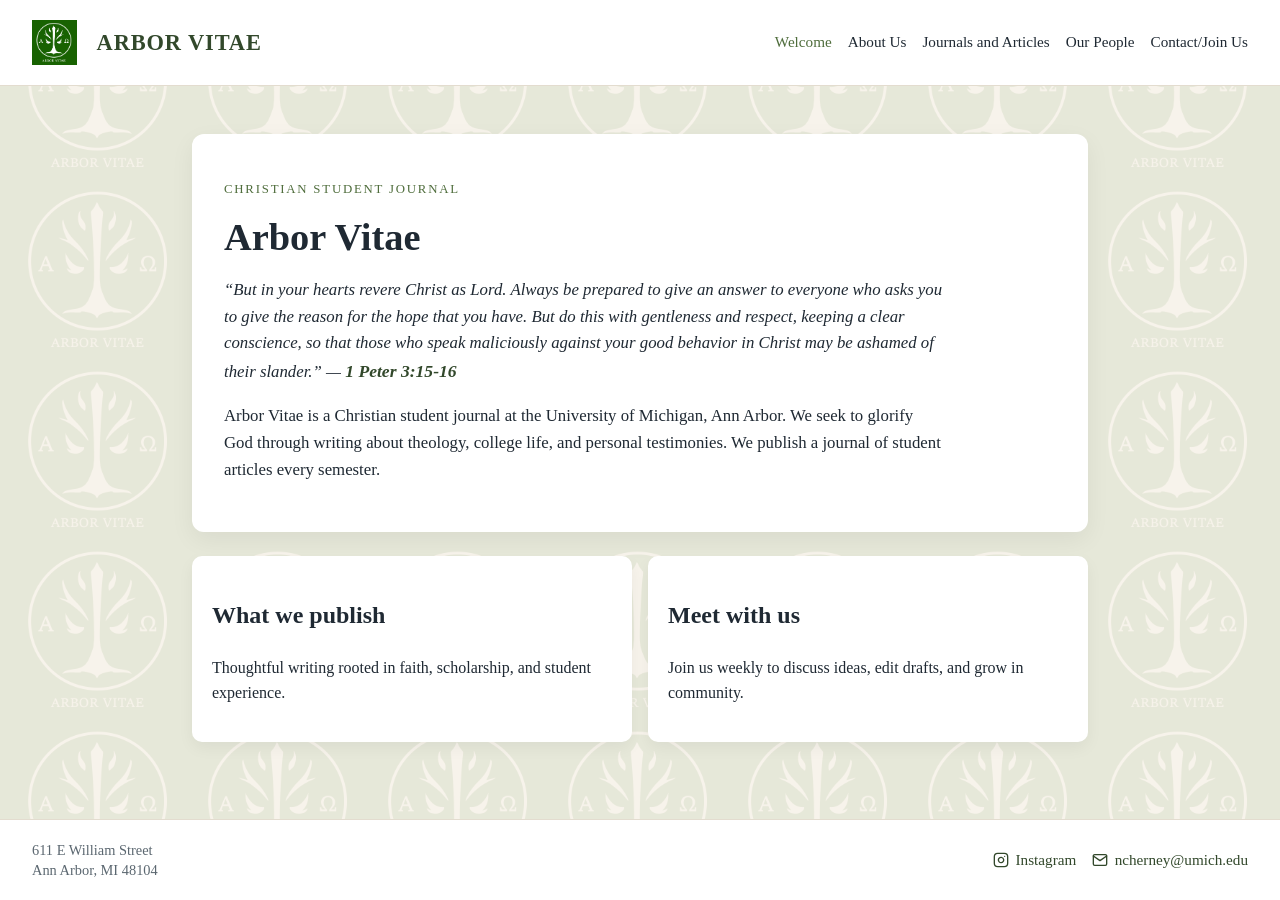
<file: index.html>
<!DOCTYPE html>
<html lang="en">
  <head>
    <meta charset="UTF-8" />
    <meta name="viewport" content="width=device-width, initial-scale=1.0" />
    <title>Arbor Vitae</title>
    <link rel="stylesheet" href="styles.css" />
  </head>
  <body>
    <div class="bg-pattern" aria-hidden="true"></div>
    <header class="site-header">
      <div class="brand-block">
        <a href="./" class="brand">
          <img src="images/ArborVitaeLogo.png" alt="" class="brand-logo" />
          Arbor Vitae
        </a>
      </div>
      <nav class="site-nav" aria-label="Primary navigation">
        <a href="./" class="active">Welcome</a>
        <a href="./about/">About Us</a>
        <a href="./articles/">Journals and Articles</a>
        <a href="./people/">Our People</a>
        <a href="./contact/">Contact/Join Us</a>
      </nav>
    </header>

    <main class="page-content">
      <section class="hero">
        <p class="section-label">Christian student journal</p>
        <h1>Arbor Vitae</h1>
        <p class="verse-text">
          &ldquo;But in your hearts revere Christ as Lord. Always be prepared to give an answer to everyone who asks you to give the reason for the hope that you have. But do this with gentleness and respect, keeping a clear conscience, so that those who speak maliciously against your good behavior in Christ may be ashamed of their slander.&rdquo;
          &mdash; <span class="verse">1 Peter 3:15-16</span>
        </p>
        <p class="intro">
          Arbor Vitae is a Christian student journal at the University of Michigan, Ann Arbor. We seek to glorify God through writing about theology, college life, and personal testimonies. We publish a journal of student articles every semester.
        </p>
      </section>

      <section class="card-grid">
        <article class="card">
          <h2>What we publish</h2>
          <p>Thoughtful writing rooted in faith, scholarship, and student experience.</p>
        </article>
        <a class="card" href="./contact/">
          <h2>Meet with us</h2>
          <p>Join us weekly to discuss ideas, edit drafts, and grow in community.</p>
        </a>
      </section>
    </main>

    <footer class="site-footer">
      <div class="footer-address">
        611 E William Street<br />
        Ann Arbor, MI 48104
      </div>
      <div class="footer-links">
        <a href="https://www.instagram.com/arborvitaeumich/" target="_blank" rel="noreferrer">
          <svg class="icon" viewBox="0 0 24 24" fill="none" stroke="currentColor" stroke-width="2" stroke-linecap="round" stroke-linejoin="round" aria-hidden="true"><rect x="2" y="2" width="20" height="20" rx="5" ry="5"></rect><path d="M16 11.37A4 4 0 1 1 12.63 8 4 4 0 0 1 16 11.37z"></path><line x1="17.5" y1="6.5" x2="17.51" y2="6.5"></line></svg>
          Instagram
        </a>
        <a href="mailto:ncherney@umich.edu">
          <svg class="icon" viewBox="0 0 24 24" fill="none" stroke="currentColor" stroke-width="2" stroke-linecap="round" stroke-linejoin="round" aria-hidden="true"><path d="M4 4h16c1.1 0 2 .9 2 2v12c0 1.1-.9 2-2 2H4c-1.1 0-2-.9-2-2V6c0-1.1.9-2 2-2z"></path><polyline points="22,6 12,13 2,6"></polyline></svg>
          ncherney@umich.edu
        </a>
      </div>
    </footer>
  </body>
</html>
</file>
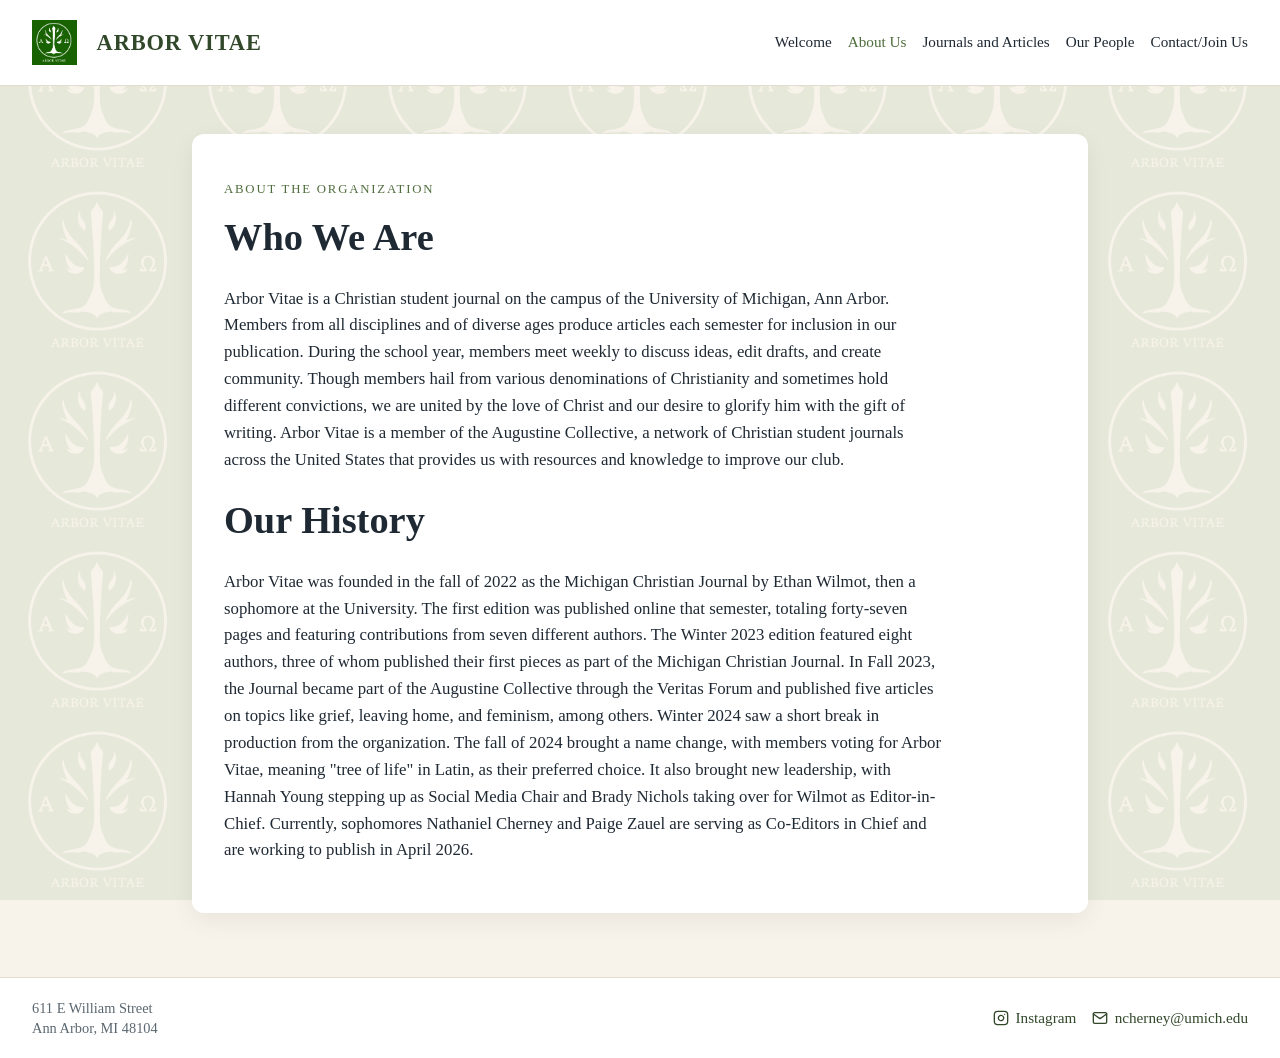
<file: about/index.html>
<!DOCTYPE html>
<html lang="en">
  <head>
    <meta charset="UTF-8" />
    <meta name="viewport" content="width=device-width, initial-scale=1.0" />
    <title>About Us | Arbor Vitae</title>
    <link rel="stylesheet" href="../styles.css" />
  </head>
  <body>
    <div class="bg-pattern" aria-hidden="true"></div>
    <header class="site-header">
      <div class="brand-block">
        <a href="../" class="brand">
          <img src="../images/ArborVitaeLogo.png" alt="" class="brand-logo" />
          Arbor Vitae
        </a>
      </div>
      <nav class="site-nav" aria-label="Primary navigation">
        <a href="../">Welcome</a>
        <a href="./" class="active">About Us</a>
        <a href="../articles/">Journals and Articles</a>
        <a href="../people/">Our People</a>
        <a href="../contact/">Contact/Join Us</a>
      </nav>
    </header>

    <main class="page-content">
      <section class="hero">
        <p class="section-label">About the organization</p>
        <h1>Who We Are</h1>
        <p class="intro">
          Arbor Vitae is a Christian student journal on the campus of the University of Michigan, Ann Arbor. Members from all disciplines and of diverse ages produce articles each semester for inclusion in our publication. During the school year, members meet weekly to discuss ideas, edit drafts, and create community. Though members hail from various denominations of Christianity and sometimes hold different convictions, we are united by the love of Christ and our desire to glorify him with the gift of writing. Arbor Vitae is a member of the Augustine Collective, a network of Christian student journals across the United States that provides us with resources and knowledge to improve our club.
        </p>
        <h1>Our History</h1>
        <p class="intro">
          Arbor Vitae was founded in the fall of 2022 as the Michigan Christian Journal by Ethan Wilmot, then a sophomore at the University. The first edition was published online that semester, totaling forty-seven pages and featuring contributions from seven different authors. The Winter 2023 edition featured eight authors, three of whom published their first pieces as part of the Michigan Christian Journal. In Fall 2023, the Journal became part of the Augustine Collective through the Veritas Forum and published five articles on topics like grief, leaving home, and feminism, among others. Winter 2024 saw a short break in production from the organization. The fall of 2024 brought a name change, with members voting for Arbor Vitae, meaning "tree of life" in Latin, as their preferred choice. It also brought new leadership, with Hannah Young stepping up as Social Media Chair and Brady Nichols taking over for Wilmot as Editor-in-Chief. Currently, sophomores Nathaniel Cherney and Paige Zauel are serving as Co-Editors in Chief and are working to publish in April 2026.

        </p>
        <!-- <p class="intro">
          Arbor Vitae is a Christian student journal on the campus of the University of Michigan, Ann Arbor. Members from all disciplines and of diverse ages produce articles each semester for inclusion in our publication. During the school year, members meet weekly to discuss ideas, edit drafts, and create community. Though members hail from various denominations of Christianity and sometimes hold different convictions, we are united by the love of Christ and our desire to glorify him with the gift of writing. Arbor Vitae is a member of the Augustine Collective, a network of Christian student journals across the United States that provides us with resources and knowledge to improve our club.
          Arbor Vitae was founded in the fall of 2022 as the Michigan Christian Journal by Ethan Wilmot, then a sophomore at the University. The first edition was published online that semester, totaling forty-seven pages and featuring contributions from seven different authors. The Winter 2023 edition featured eight authors, three of whom published their first pieces as part of the Michigan Christian Journal. In Fall 2023, the Journal became part of the Augustine Collective through the Veritas Forum and published five articles on topics like grief, leaving home, and feminism, among others. Winter 2024 saw a short break in production from the organization. The fall of 2024 brought a name change, with members voting for Arbor Vitae, meaning "tree of life" in Latin, as their preferred choice. It also brought new leadership, with Hannah Young stepping up as Social Media Chair and Brady Nichols taking over for Wilmot as Editor-in-Chief. Currently, juniors Nathaniel Cherney and Paige Zauel are serving as Co-Editors in Chief and are working to publish in April 2027.
        </p> -->
      </section>
    </main>

    <footer class="site-footer">
      <div class="footer-address">
        611 E William Street<br />
        Ann Arbor, MI 48104
      </div>
      <div class="footer-links">
        <a href="https://www.instagram.com/arborvitaeumich/" target="_blank" rel="noreferrer">
          <svg class="icon" viewBox="0 0 24 24" fill="none" stroke="currentColor" stroke-width="2" stroke-linecap="round" stroke-linejoin="round" aria-hidden="true"><rect x="2" y="2" width="20" height="20" rx="5" ry="5"></rect><path d="M16 11.37A4 4 0 1 1 12.63 8 4 4 0 0 1 16 11.37z"></path><line x1="17.5" y1="6.5" x2="17.51" y2="6.5"></line></svg>
          Instagram
        </a>
        <a href="mailto:ncherney@umich.edu">
          <svg class="icon" viewBox="0 0 24 24" fill="none" stroke="currentColor" stroke-width="2" stroke-linecap="round" stroke-linejoin="round" aria-hidden="true"><path d="M4 4h16c1.1 0 2 .9 2 2v12c0 1.1-.9 2-2 2H4c-1.1 0-2-.9-2-2V6c0-1.1.9-2 2-2z"></path><polyline points="22,6 12,13 2,6"></polyline></svg>
          ncherney@umich.edu
        </a>
      </div>
    </footer>
  </body>
</html>
</file>
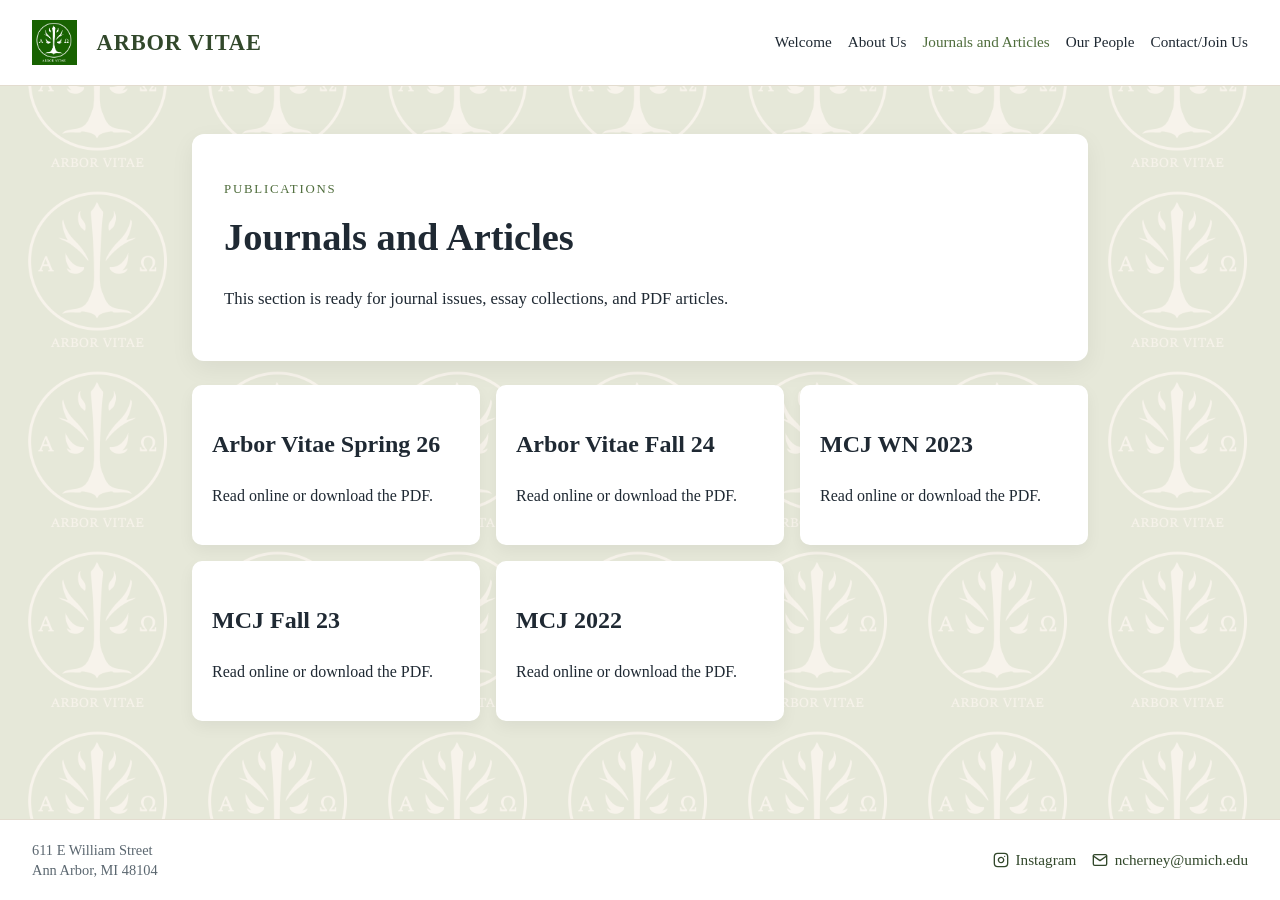
<file: articles/index.html>
<!DOCTYPE html>
<html lang="en">
  <head>
    <meta charset="UTF-8" />
    <meta name="viewport" content="width=device-width, initial-scale=1.0" />
    <title>Journals and Articles | Arbor Vitae</title>
    <link rel="stylesheet" href="../styles.css" />
  </head>
  <body>
    <div class="bg-pattern" aria-hidden="true"></div>
    <header class="site-header">
      <div class="brand-block">
        <a href="../" class="brand">
          <img src="../images/ArborVitaeLogo.png" alt="" class="brand-logo" />
          Arbor Vitae
        </a>
      </div>
      <nav class="site-nav" aria-label="Primary navigation">
        <a href="../">Welcome</a>
        <a href="../about/">About Us</a>
        <a href="./" class="active">Journals and Articles</a>
        <a href="../people/">Our People</a>
        <a href="../contact/">Contact/Join Us</a>
      </nav>
    </header>

    <main class="page-content">
      <section class="hero">
        <p class="section-label">Publications</p>
        <h1>Journals and Articles</h1>
        <p class="intro">
          This section is ready for journal issues, essay collections, and PDF articles.
        </p>
      </section>

      <!-- ARTICLES-LIST:START -->
      <section class="card-grid">
        <a class="card" href="./Arbor%20Vitae%20Spring%2026/">
          <h2>Arbor Vitae Spring 26</h2>
          <p>Read online or download the PDF.</p>
        </a>
        <a class="card" href="./Arbor%20Vitae%20Fall%2024/">
          <h2>Arbor Vitae Fall 24</h2>
          <p>Read online or download the PDF.</p>
        </a>
        <a class="card" href="./MCJ%20WN%202023/">
          <h2>MCJ WN 2023</h2>
          <p>Read online or download the PDF.</p>
        </a>
        <a class="card" href="./MCJ%20Fall%2023/">
          <h2>MCJ Fall 23</h2>
          <p>Read online or download the PDF.</p>
        </a>
        <a class="card" href="./MCJ%202022/">
          <h2>MCJ 2022</h2>
          <p>Read online or download the PDF.</p>
        </a>
      </section>
      <!-- ARTICLES-LIST:END -->
    </main>

    <footer class="site-footer">
      <div class="footer-address">
        611 E William Street<br />
        Ann Arbor, MI 48104
      </div>
      <div class="footer-links">
        <a href="https://www.instagram.com/arborvitaeumich/" target="_blank" rel="noreferrer">
          <svg class="icon" viewBox="0 0 24 24" fill="none" stroke="currentColor" stroke-width="2" stroke-linecap="round" stroke-linejoin="round" aria-hidden="true"><rect x="2" y="2" width="20" height="20" rx="5" ry="5"></rect><path d="M16 11.37A4 4 0 1 1 12.63 8 4 4 0 0 1 16 11.37z"></path><line x1="17.5" y1="6.5" x2="17.51" y2="6.5"></line></svg>
          Instagram
        </a>
        <a href="mailto:ncherney@umich.edu">
          <svg class="icon" viewBox="0 0 24 24" fill="none" stroke="currentColor" stroke-width="2" stroke-linecap="round" stroke-linejoin="round" aria-hidden="true"><path d="M4 4h16c1.1 0 2 .9 2 2v12c0 1.1-.9 2-2 2H4c-1.1 0-2-.9-2-2V6c0-1.1.9-2 2-2z"></path><polyline points="22,6 12,13 2,6"></polyline></svg>
          ncherney@umich.edu
        </a>
      </div>
    </footer>
  </body>
</html>
</file>
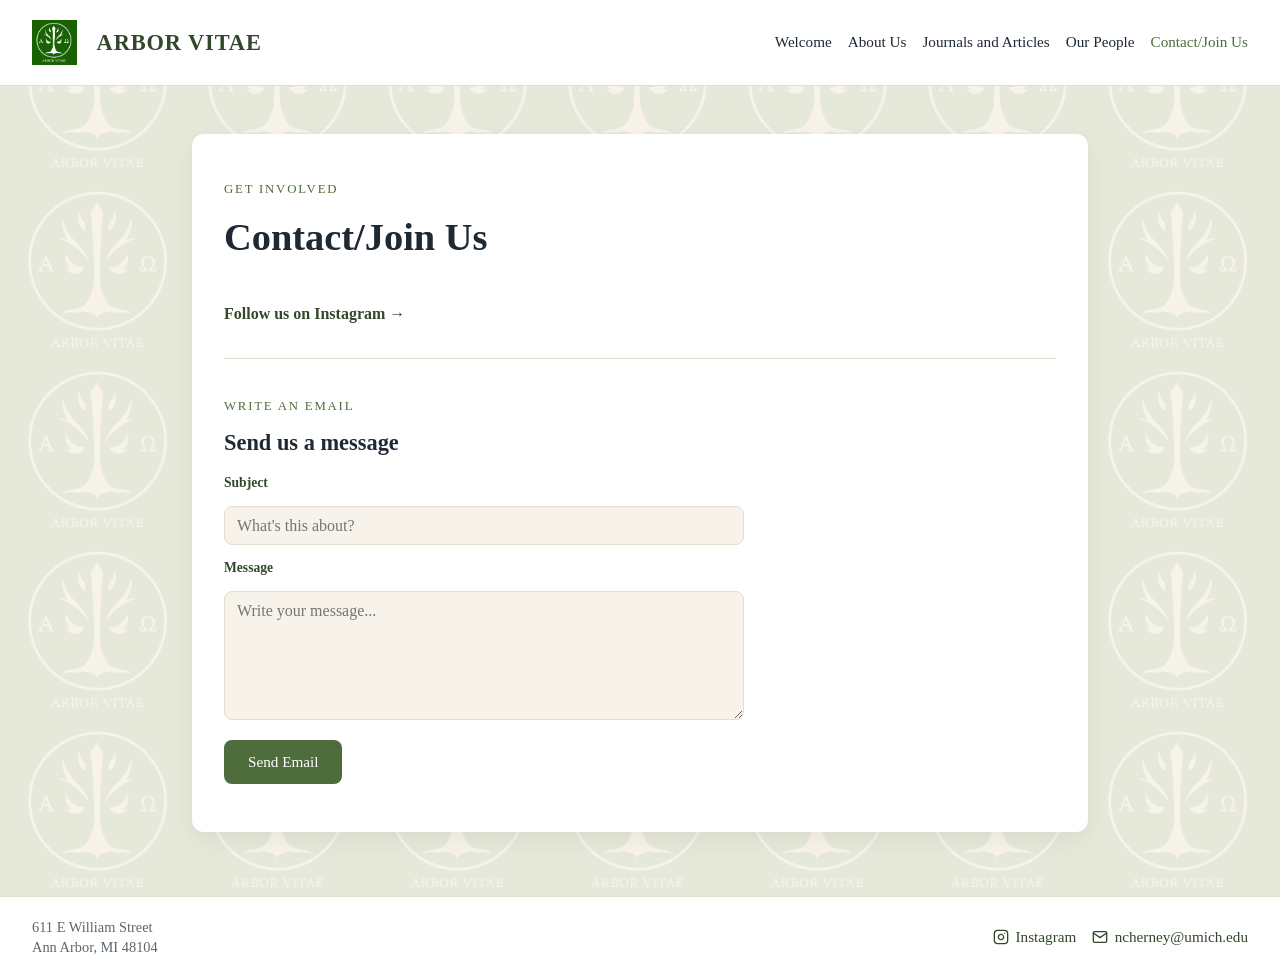
<file: contact/index.html>
<!DOCTYPE html>
<html lang="en">
  <head>
    <meta charset="UTF-8" />
    <meta name="viewport" content="width=device-width, initial-scale=1.0" />
    <title>Contact/Join Us | Arbor Vitae</title>
    <link rel="stylesheet" href="../styles.css" />
  </head>
  <body>
    <div class="bg-pattern" aria-hidden="true"></div>
    <header class="site-header">
      <div class="brand-block">
        <a href="../" class="brand">
          <img src="../images/ArborVitaeLogo.png" alt="" class="brand-logo" />
          Arbor Vitae
        </a>
      </div>
      <nav class="site-nav" aria-label="Primary navigation">
        <a href="../">Welcome</a>
        <a href="../about/">About Us</a>
        <a href="../articles/">Journals and Articles</a>
        <a href="../people/">Our People</a>
        <a href="./" class="active">Contact/Join Us</a>
      </nav>
    </header>

    <main class="page-content">
      <section class="hero">
        <p class="section-label">Get involved</p>
        <h1>Contact/Join Us</h1>

        <a class="instagram-link" href="https://www.instagram.com/arborvitaeumich/" target="_blank" rel="noreferrer">
          Follow us on Instagram &rarr;
        </a>

        <div class="email-form">
          <p class="section-label">Write an email</p>
          <h2>Send us a message</h2>
          <form id="contact-form" class="contact-form">
            <label for="email-subject">Subject</label>
            <input type="text" id="email-subject" name="subject" placeholder="What's this about?" required />

            <label for="email-body">Message</label>
            <textarea id="email-body" name="body" rows="6" placeholder="Write your message..." required></textarea>

            <a id="send-email" class="button" href="https://mail.google.com/mail/?view=cm&fs=1&to=ncherney@umich.edu" target="_blank" rel="noreferrer">Send Email</a>
          </form>
        </div>
      </section>
    </main>

    <script>
      document.getElementById("send-email").addEventListener("click", function (event) {
        var subjectField = document.getElementById("email-subject");
        var bodyField = document.getElementById("email-body");

        if (!subjectField.value || !bodyField.value) {
          event.preventDefault();
          document.getElementById("contact-form").reportValidity();
          return;
        }

        var subject = encodeURIComponent(subjectField.value);
        var body = encodeURIComponent(bodyField.value);
        this.href =
          "https://mail.google.com/mail/?view=cm&fs=1&to=ncherney@umich.edu&su=" + subject + "&body=" + body;
      });
    </script>

    <footer class="site-footer">
      <div class="footer-address">
        611 E William Street<br />
        Ann Arbor, MI 48104
      </div>
      <div class="footer-links">
        <a href="https://www.instagram.com/arborvitaeumich/" target="_blank" rel="noreferrer">
          <svg class="icon" viewBox="0 0 24 24" fill="none" stroke="currentColor" stroke-width="2" stroke-linecap="round" stroke-linejoin="round" aria-hidden="true"><rect x="2" y="2" width="20" height="20" rx="5" ry="5"></rect><path d="M16 11.37A4 4 0 1 1 12.63 8 4 4 0 0 1 16 11.37z"></path><line x1="17.5" y1="6.5" x2="17.51" y2="6.5"></line></svg>
          Instagram
        </a>
        <a href="mailto:ncherney@umich.edu">
          <svg class="icon" viewBox="0 0 24 24" fill="none" stroke="currentColor" stroke-width="2" stroke-linecap="round" stroke-linejoin="round" aria-hidden="true"><path d="M4 4h16c1.1 0 2 .9 2 2v12c0 1.1-.9 2-2 2H4c-1.1 0-2-.9-2-2V6c0-1.1.9-2 2-2z"></path><polyline points="22,6 12,13 2,6"></polyline></svg>
          ncherney@umich.edu
        </a>
      </div>
    </footer>
  </body>
</html>
</file>
<file: styles.css>
:root {
  --bg: #f7f3ea;
  --surface: #ffffff;
  --text: #1f2933;
  --muted: #5b6770;
  --accent: #4f6d3c;
  --accent-dark: #32482b;
}

* {
  box-sizing: border-box;
}

html {
  height: 100%;
}

body {
  margin: 0;
  min-height: 100%;
  display: flex;
  flex-direction: column;
  font-family: Georgia, "Times New Roman", serif;
  background: var(--bg);
  color: var(--text);
  line-height: 1.6;
}

.site-header {
  display: flex;
  justify-content: space-between;
  align-items: center;
  padding: 1.25rem 2rem;
  background: var(--surface);
  border-bottom: 1px solid #e3dccf;
}

.brand {
  display: flex;
  align-items: center;
  gap: calc(0.6rem + 10px);
  color: var(--accent-dark);
  text-decoration: none;
  font-size: 1.4rem;
  font-weight: 700;
  letter-spacing: 0.04em;
  text-transform: uppercase;
}

.bg-pattern {
  position: fixed;
  inset: 0;
  z-index: -1;
  background-image: url("images/ArborVitaeLogo.png");
  background-repeat: repeat;
  background-position: center;
  background-size: 180px 180px;
  opacity: 0.07;
  pointer-events: none;
}

.brand-logo {
  width: 45px;
  height: 45px;
  object-fit: contain;
}

.site-nav {
  display: flex;
  gap: 1rem;
  flex-wrap: wrap;
}

.site-nav a {
  text-decoration: none;
  color: var(--text);
  font-size: 0.95rem;
}

.site-nav a.active,
.site-nav a:hover {
  color: var(--accent);
}

.page-content {
  flex: 1;
  max-width: 960px;
  width: 100%;
  margin: 0 auto;
  padding: 3rem 2rem 4rem;
}

.hero {
  background: var(--surface);
  padding: 2rem;
  border-radius: 12px;
  box-shadow: 0 8px 24px rgba(0, 0, 0, 0.06);
}

.section-label {
  text-transform: uppercase;
  letter-spacing: 0.14em;
  font-size: 0.8rem;
  color: var(--accent);
  margin-bottom: 0.5rem;
}

h1 {
  margin: 0 0 0.5rem;
  font-size: 2.4rem;
}

.verse-text {
  font-style: italic;
  font-size: 1.05rem;
  color: var(--text);
  max-width: 720px;
  margin: 0.5rem 0 0.5rem;
}

.verse {
  font-size: 1.1rem;
  font-weight: 600;
  color: var(--accent-dark);
  margin-bottom: 1rem;
}

.intro {
  font-size: 1.05rem;
  max-width: 720px;
}

.instagram-link {
  display: inline-block;
  margin-top: 1.5rem;
  color: var(--accent-dark);
  font-weight: 600;
  text-decoration: none;
}

.instagram-link:hover {
  color: var(--accent);
}

.email-form {
  margin-top: 2rem;
  padding-top: 1.5rem;
  border-top: 1px solid #e3dccf;
}

.email-form h2 {
  margin: 0 0 0.75rem;
  font-size: 1.4rem;
}

.contact-form {
  display: flex;
  flex-direction: column;
  gap: 0.75rem;
  max-width: 520px;
}

.contact-form label {
  font-size: 0.85rem;
  font-weight: 600;
  color: var(--accent-dark);
}

.contact-form input,
.contact-form textarea {
  font-family: inherit;
  font-size: 1rem;
  padding: 0.6rem 0.75rem;
  border: 1px solid #e3dccf;
  border-radius: 8px;
  background: var(--bg);
  color: var(--text);
  resize: vertical;
}

.contact-form input:focus,
.contact-form textarea:focus {
  outline: 2px solid var(--accent);
  outline-offset: 1px;
}

.contact-form .button {
  align-self: flex-start;
  display: inline-block;
  margin-top: 0.5rem;
  margin-bottom: 1rem;
  font-family: inherit;
  font-size: 0.95rem;
  padding: 0.6rem 1.5rem;
  border: none;
  border-radius: 8px;
  background: var(--accent);
  color: #fff;
  text-decoration: none;
  cursor: pointer;
  transition: background 0.15s ease;
}

.contact-form .button:hover {
  background: var(--accent-dark);
  color: #fff;
}

.card-grid {
  display: grid;
  grid-template-columns: repeat(auto-fit, minmax(220px, 1fr));
  gap: 1rem;
  margin-top: 1.5rem;
}

.card {
  background: var(--surface);
  padding: 1.25rem;
  border-radius: 10px;
  box-shadow: 0 6px 16px rgba(0, 0, 0, 0.05);
}

a.card {
  display: block;
  color: inherit;
  text-decoration: none;
  transition: box-shadow 0.15s ease, transform 0.15s ease;
}

a.card:hover {
  box-shadow: 0 8px 20px rgba(0, 0, 0, 0.1);
  transform: translateY(-2px);
}

.people-grid {
  display: grid;
  grid-template-columns: repeat(2, 1fr);
  gap: 1.5rem;
  margin-top: 1.5rem;
}

.person-card {
  background: var(--surface);
  padding: 1.5rem;
  border-radius: 10px;
  box-shadow: 0 6px 16px rgba(0, 0, 0, 0.05);
  text-align: center;
}

.person-photo {
  width: 200px;
  height: 200px;
  margin: 0 auto 1rem;
  border-radius: 50%;
  overflow: hidden;
  display: flex;
  align-items: center;
  justify-content: center;
}

.person-photo img {
  display: flex;
  width: 200px;
}

.person-bio h2 {
  margin: 0 0 0.15rem;
  font-size: 1.3rem;
}

.person-role {
  color: var(--accent);
  font-size: 0.8rem;
  text-transform: uppercase;
  letter-spacing: 0.08em;
  margin-bottom: 0.75rem;
}

.pdf-viewer {
  margin-top: 1.5rem;
}

.pdf-viewer iframe {
  width: 100%;
  height: 80vh;
  border: none;
  border-radius: 12px;
  background: var(--surface);
  box-shadow: 0 8px 24px rgba(0, 0, 0, 0.06);
}

.site-footer {
  display: flex;
  justify-content: space-between;
  align-items: center;
  gap: 1rem;
  flex-wrap: wrap;
  padding: 1.25rem 2rem;
  background: var(--surface);
  border-top: 1px solid #e3dccf;
}

.footer-address {
  color: var(--muted);
  font-size: 0.9rem;
  line-height: 1.4;
}

.footer-links {
  display: flex;
  gap: 1rem;
  flex-wrap: wrap;
}

.footer-links a {
  display: inline-flex;
  align-items: center;
  gap: 0.4rem;
  color: var(--accent-dark);
  text-decoration: none;
  font-size: 0.95rem;
}

.footer-links .icon {
  width: 16px;
  height: 16px;
  flex-shrink: 0;
}

.footer-links a:hover,
.footer-links a.active {
  color: var(--accent);
}

@media (max-width: 700px) {
  .site-header {
    flex-direction: column;
    align-items: flex-start;
  }

  .site-nav {
    margin-top: 0.75rem;
  }

  .site-footer {
    flex-direction: column;
    align-items: flex-start;
  }

  .people-grid {
    grid-template-columns: 1fr;
  }
}
</file>
